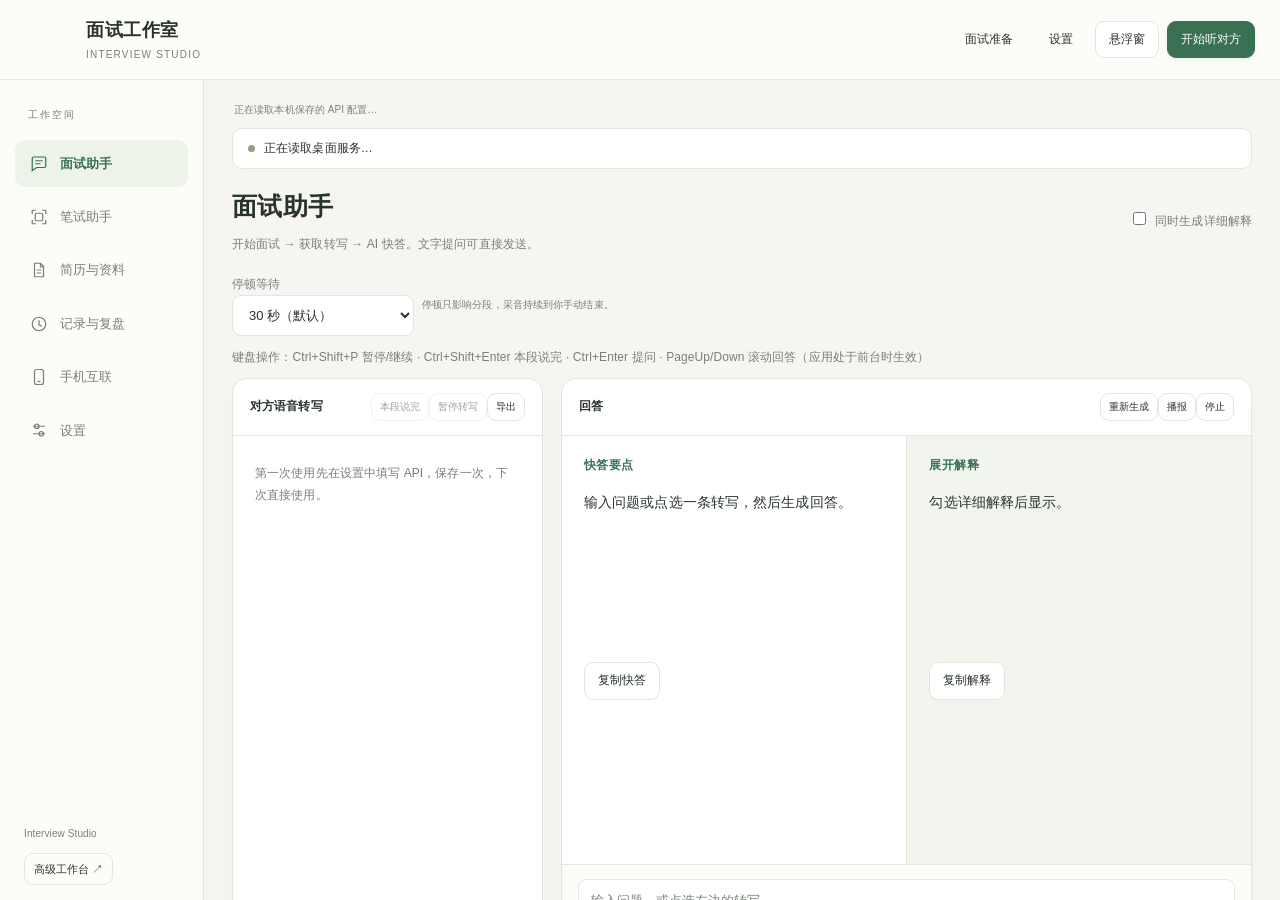
<file: desktop/index.html>
<!doctype html><html lang="zh-CN"><head><meta charset="utf-8"><meta name="viewport" content="width=device-width,initial-scale=1"><meta http-equiv="Content-Security-Policy" content="default-src 'self'; script-src 'self'; style-src 'self'; img-src 'self' data:; connect-src 'none'; object-src 'none'; base-uri 'none'; form-action 'none'"><title>面试工作室</title><link rel="stylesheet" href="studio.css"></head>
<body><header><strong>面试工作室 <span>INTERVIEW STUDIO</span></strong><div class="tools"><button id="prepare" class="quiet">面试准备</button><button id="settings" class="quiet">设置</button><button id="overlay">悬浮窗</button><button id="start" class="primary">开始听对方</button><button id="stop" hidden>结束面试</button></div></header>
<div class="layout"><aside><div class="nav-caption">工作空间</div><nav id="navigation"><button data-view="interview" class="active"><svg viewBox="0 0 24 24" aria-hidden="true"><path d="M5 4h14a2 2 0 0 1 2 2v10a2 2 0 0 1-2 2H9l-6 4V6a2 2 0 0 1 2-2Z"/><path d="M7 9h10M7 13h7"/></svg>面试助手</button><button data-view="written"><svg viewBox="0 0 24 24" aria-hidden="true"><path d="M8 3H3v5M16 3h5v5M21 16v5h-5M8 21H3v-5"/><rect x="7" y="7" width="10" height="10" rx="2"/></svg>笔试助手</button><button data-view="materials"><svg viewBox="0 0 24 24" aria-hidden="true"><path d="M6 3h8l4 4v14H6ZM14 3v5h5M9 12h6M9 16h6"/></svg>简历与资料</button><button data-view="records"><svg viewBox="0 0 24 24" aria-hidden="true"><circle cx="12" cy="12" r="9"/><path d="M12 7v6l4 2"/></svg>记录与复盘</button><button data-view="pair"><svg viewBox="0 0 24 24" aria-hidden="true"><rect x="6" y="2" width="12" height="20" rx="3"/><path d="M10 18h4"/></svg>手机互联</button><button data-view="connect"><svg viewBox="0 0 24 24" aria-hidden="true"><path d="M4 7h16M4 17h16"/><circle cx="9" cy="7" r="3"/><circle cx="15" cy="17" r="3"/></svg>设置</button></nav><div class="aside-foot"><p id="app-version">Interview Studio</p><button id="original">高级工作台 ↗</button></div></aside><main>
<div id="credential-status" role="status">正在读取本机保存的 API 配置…</div><div class="workbench-status"><div id="status" role="status">正在读取桌面服务…</div><button id="capture-permission" hidden>打开录屏权限</button></div><button id="settings-back" hidden>← 返回设置</button>
<section id="work"><p id="preparation-summary"></p><div class="title"><div><h1 id="task-title">面试助手</h1><p id="task-description">开始面试 → 获取转写 → AI 快答。文字提问可直接发送。</p></div><label><input id="dual" type="checkbox"> 同时生成详细解释</label></div>
<div id="transcription-controls" class="row transcription-controls"><label>停顿等待 <select id="transcription-mode"><option value="30000">30 秒（默认）</option><option value="10000">10 秒</option><option value="60000">60 秒</option><option value="manual">手动分段</option></select></label><small id="transcription-hint">停顿只影响分段，采音持续到你手动结束。</small></div>
<p class="keyboard-hint">键盘操作：Ctrl+Shift+P 暂停/继续 · Ctrl+Shift+Enter 本段说完 · Ctrl+Enter 提问 · PageUp/Down 滚动回答（应用处于前台时生效）</p><div id="written-controls" class="row" hidden><button id="import-question-image">导入题目图片</button><button id="paste-question-image">粘贴图片</button><button id="recognize-question">识别题目到输入框</button><label>发送内容 <select id="written-input-mode"><option value="images">图片与文字（需视觉模型）</option><option value="text">仅发送校对后的文字</option></select></label><label>代码语言 <select id="written-language"><option value="auto">按题目要求</option><option>C</option><option>C++</option><option>Python</option></select></label><small>用于练习。本机识别后默认发送文字。含图形、表格或公式版面的题目，请切回图片与文字模式。</small></div><div class="work-grid"><article class="card"><div class="card-head"><b>对方语音转写</b><div><button id="finish-turn" disabled>本段说完</button><button id="pause-transcription" disabled>暂停转写</button><button id="export-transcript">导出</button></div></div><div id="transcripts" class="scroll"><p class="empty">第一次使用先在设置中填写 API，保存一次，下次直接使用。</p></div><div id="partial" class="partial"></div></article>
<article class="card"><div class="card-head"><b id="question-title">回答</b><div><button id="retry-answer">重新生成</button><button id="speak">播报</button><button id="cancel">停止</button></div></div><div id="columns" class="columns scroll"><section><h3>快答要点 <small id="quick-time"></small></h3><pre id="quick">输入问题或点选一条转写，然后生成回答。</pre><button id="copy-quick">复制快答</button></section><section id="deep-column"><h3>展开解释 <small id="deep-time"></small></h3><pre id="deep">勾选详细解释后显示。</pre><button id="copy-deep">复制解释</button></section></div><div id="attachments"></div><details id="answer-sources" hidden><summary>本次提供给模型的资料</summary><p>这是实际发送的背景范围，不代表模型逐条引用或核实。点击可查看当时片段。</p><div id="source-items"></div></details><div class="composer"><textarea id="question" aria-label="问题" placeholder="输入问题，或点选左边的转写…"></textarea><div class="row"><button id="capture">添加选区截图</button><button id="repeat-capture">重用选区截图</button><button id="full-capture">添加全屏截图</button><button id="capture-ask" hidden>截图并提问</button><button id="export-answer">导出</button><span class="grow"></span><button id="ask" class="primary">AI 快答 ⌘/Ctrl ↵</button></div></div></article></div></section>
<section id="other" hidden></section><div id="notice" role="status"></div>
</main></div>
<dialog id="source-dialog" aria-labelledby="source-title"><h2 id="source-title">开始听对方的系统声音</h2><p>会议软件接收到的对方语音 → 选定扬声器或耳机 → 本应用转写。音频设备须与会议软件一致，其他应用在该设备播放的声音也可能被收录。音频会发送到所选语音服务。</p><div class="source-option"><p id="source-check" role="status"></p><button id="source-permission" hidden>打开系统权限</button></div><label><input id="session-mic" type="checkbox"> 额外记录我自己的麦克风（仅需复盘时勾选）</label><label><input id="session-screen" type="checkbox"> 本次需要截图提问</label><p>截图只在你点击截图按钮时进行；图片随提问发送给所选模型。</p><div class="row"><button id="source-cancel">取消</button><button id="source-start" class="primary">确认并开始</button></div></dialog>
<dialog id="document-dialog" aria-labelledby="document-title"><h2 id="document-title">资料原文</h2><p id="document-range"></p><pre id="document-content"></pre><button id="document-close">关闭</button></dialog><script src="renderer.js"></script><script src="keyboard.js"></script></body></html>
</file>
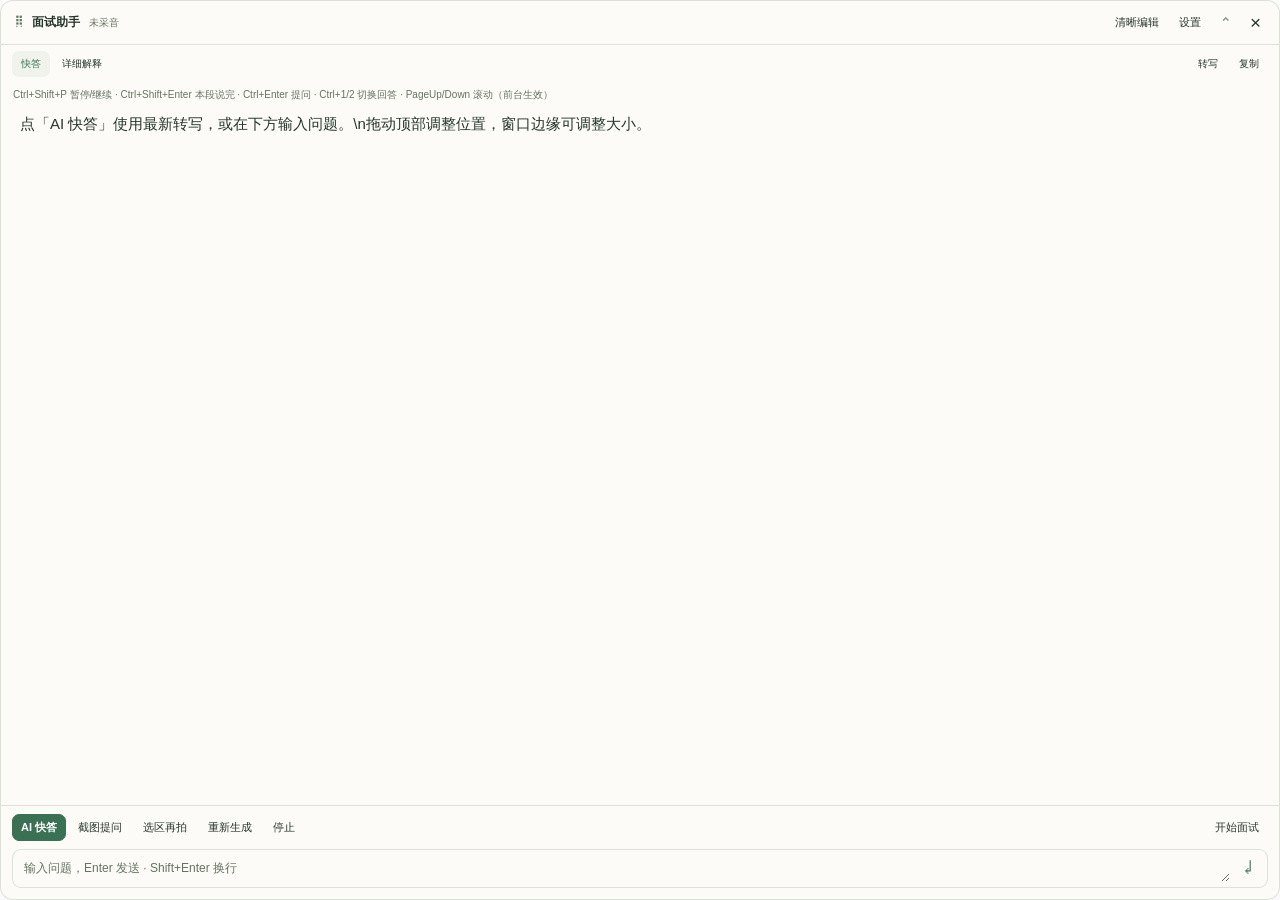
<file: desktop/overlay.html>
<!doctype html><html lang="zh-CN"><head><meta charset="utf-8"><meta name="viewport" content="width=device-width,initial-scale=1"><meta http-equiv="Content-Security-Policy" content="default-src 'self'; script-src 'self'; style-src 'self'; img-src 'self' data:; connect-src 'none'; object-src 'none'; base-uri 'none'; form-action 'none'"><title>面试助手 · 悬浮窗</title><link rel="stylesheet" href="overlay.css"></head><body>
<div id="floating-window"><header><div class="drag-label"><span class="grip" aria-hidden="true">⠿</span><strong>面试助手</strong><span id="session-status">未采音</span></div><div class="window-actions"><button id="readable-editing" aria-pressed="false" title="主动开启清晰显示，结束后恢复保存的不透明度">清晰编辑</button><button id="panel-settings" aria-label="悬浮窗设置" title="悬浮窗设置">设置</button><button id="collapse" aria-label="收起悬浮窗" title="收起 / 展开">⌃</button><button id="close-overlay" aria-label="隐藏悬浮窗" title="隐藏，Ctrl/⌘+Shift+O 恢复">×</button></div></header>
<div id="floating-content"><div class="answer-tabs"><div><button id="quick-tab" class="selected">快答</button><button id="deep-tab">详细解释</button><small id="answer-timing"></small></div><div><button id="show-transcript" aria-expanded="false">转写</button><button id="copy-answer">复制</button></div></div>
<p class="keyboard-hint">Ctrl+Shift+P 暂停/继续 · Ctrl+Shift+Enter 本段说完 · Ctrl+Enter 提问 · Ctrl+1/2 切换回答 · PageUp/Down 滚动（前台生效）</p><section id="transcript-panel" hidden><div id="last-transcript">开始面试后，这里显示对方最新的发言。</div><div id="partial-transcript"></div><button id="finish-turn">本段说完</button><button id="pause-transcription">暂停转写</button><button id="use-transcript">用最新转写提问</button></section>
<main id="answer-scroll"><p id="question-label"></p><pre id="answer-text">点「AI 快答」使用最新转写，或在下方输入问题。\n拖动顶部调整位置，窗口边缘可调整大小。</pre></main>
<div id="attached-images"></div><div id="floating-notice" role="status"></div>
<footer><div class="quick-actions"><button id="quick-answer" class="accent" title="Ctrl/⌘+Shift+A">AI 快答</button><button id="capture-answer" title="Ctrl/⌘+Shift+V">截图提问</button><button id="repeat-capture">选区再拍</button><button id="retry-answer" title="Ctrl/⌘+Shift+R">重新生成</button><button id="stop-answer">停止</button><span class="space"></span><button id="listen">开始面试</button></div><form id="question-form"><textarea id="question-input" rows="1" aria-label="向 AI 提问" placeholder="输入问题，Enter 发送 · Shift+Enter 换行"></textarea><button id="send-question" aria-label="发送问题">↵</button></form></footer></div>
<aside id="settings-panel" hidden><div class="panel-heading"><strong>悬浮窗设置</strong><button id="close-settings" aria-label="关闭悬浮窗设置">×</button></div><div class="presets"><button id="ghost-preset">纯透明淡字</button><button id="clear-preset">清晰阅读</button></div><label>背景不透明度 <output id="background-value">88%</output><input id="background-opacity" type="range" min="0" max="100" value="88" aria-label="背景不透明度"></label><label>整体不透明度 <output id="text-value">100%</output><input id="text-opacity" type="range" min="15" max="100" value="100" aria-label="整体不透明度"></label><label>字号 <output id="font-value">15</output><input id="font-size" type="range" min="12" max="24" value="15" aria-label="悬浮窗字号"></label><div class="options"><label><input id="dual-answer" type="checkbox"> 同时生成详细解释（两次模型请求）</label><button id="click-through">开启鼠标穿透</button><button id="open-main">返回主窗口</button><button id="open-app-settings">API 与语音设置</button></div><p>置顶跟随已开启。拖动顶部、拉动窗口边缘调整大小。背景 0% 时去掉底色、边框和阴影，文字和操作栏保持相同的不透明度。鼠标经过或输入不会自动变亮；需要看清时点「清晰编辑」，结束后恢复。</p><details><summary>快捷键与恢复方式</summary><div id="shortcut-list"></div><p>穿透时按 Ctrl/⌘+Shift+U，或右键托盘选择「恢复鼠标点击」。退出悬浮或重启会关闭穿透。</p></details></aside>
<div id="passthrough-badge" hidden>鼠标穿透中 · Ctrl/⌘+Shift+U 恢复</div></div><script src="overlay.js"></script><script src="keyboard.js"></script></body></html>
</file>
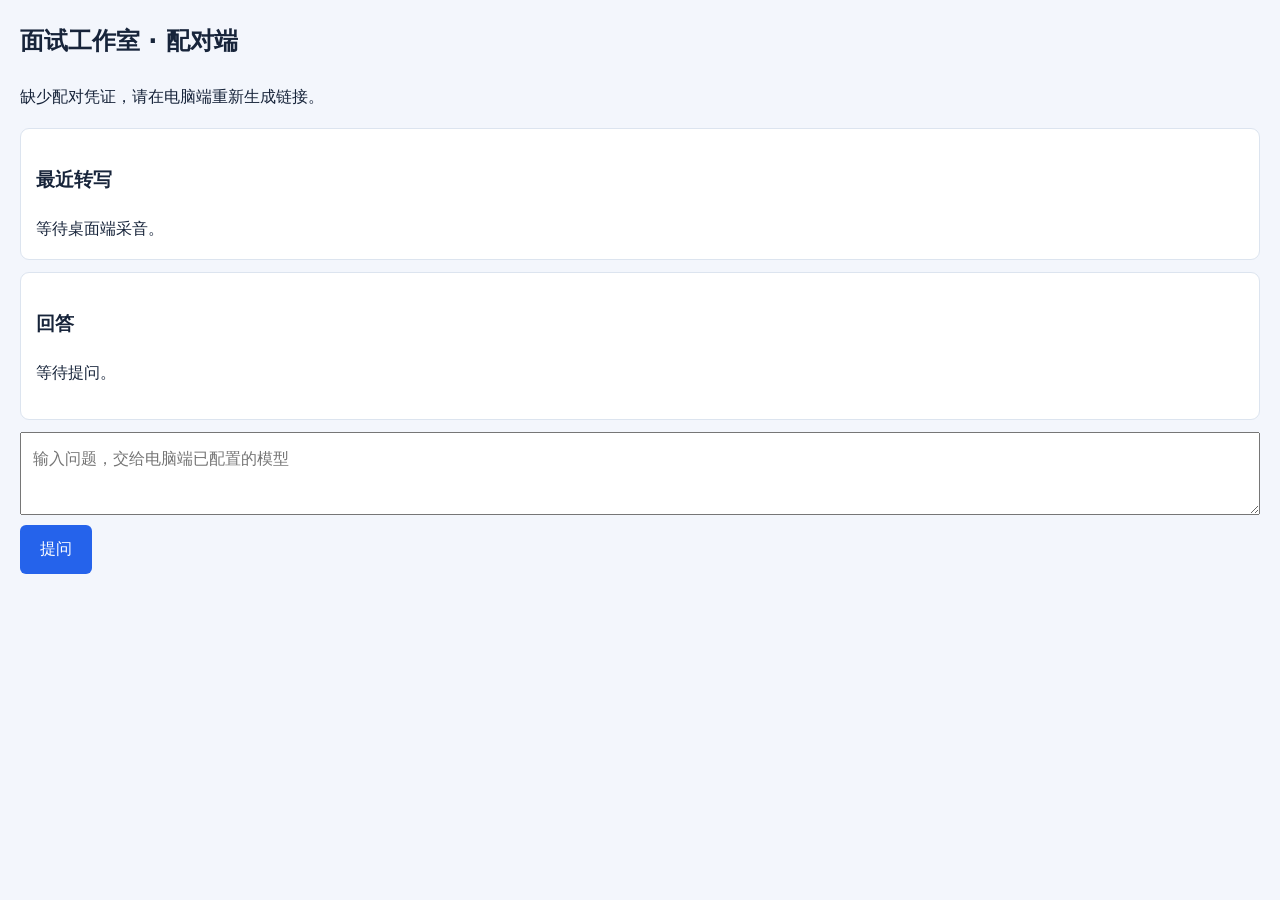
<file: desktop/remote.html>
<!doctype html><html lang="zh-CN"><meta charset="utf-8"><meta name="viewport" content="width=device-width,initial-scale=1"><title>面试工作室 · 配对端</title><style>body{font:16px/1.8 system-ui;margin:20px;background:#f3f6fc;color:#17243a}article{background:white;border:1px solid #dce4ef;padding:15px;margin:12px 0;border-radius:9px}pre{white-space:pre-wrap;font:inherit}textarea{box-sizing:border-box;width:100%;padding:12px;font:inherit}button{padding:10px 20px;font:inherit;background:#2563eb;color:white;border:0;border-radius:6px}</style><h2>面试工作室 · 配对端</h2><p id="status">连接中…</p><article><h3>最近转写</h3><div id="transcript">等待桌面端采音。</div></article><article><h3>回答</h3><pre id="answer">等待提问。</pre></article><textarea id="question" placeholder="输入问题，交给电脑端已配置的模型"></textarea><button id="ask">提问</button><script>
const token = location.hash.slice(1); history.replaceState(null, '', location.pathname);
const rows = new Map(); let ws, current = '', retry = 0, timer, leaving = false;
const status = text => document.getElementById('status').textContent = text;
function show() { document.getElementById('transcript').textContent = [...rows.values()].slice(-10).map(s => (s.speaker === 'user' ? '我：' : '对方：') + s.text).join('\n'); }
function connect() {
 if (!token) { status('缺少配对凭证，请在电脑端重新生成链接。'); return; }
 ws = new WebSocket('ws://' + location.host + '/?token=' + encodeURIComponent(token));
 ws.onopen = () => { retry = 0; status('已连接桌面端 · 同网配对（有效期一小时）'); };
 ws.onclose = () => { if (leaving) return; if (retry >= 5) { status('重连未成功，请在桌面端确认网络或重新配对。'); return; } const delay = Math.min(1000 * 2 ** retry++, 8000); status('连接中断，正在重新连接…'); timer = setTimeout(connect, delay); };
 ws.onerror = () => status('网络连接失败，等待重连…');
 ws.onmessage = event => {
  let d; try { d = JSON.parse(event.data); } catch { return; }
  if (d.kind === 'snapshot') { rows.clear(); for (const s of d.transcripts || []) rows.set(s.segmentId || s.timestamp, s); show(); if (d.generation) { current = d.generation.id; document.getElementById('answer').textContent = d.generation.quick || d.generation.deep || ''; } }
  if (d.kind === 'transcript') { rows.set(d.segment.segmentId, d.segment); show(); }
  if (d.kind === 'started') { current = d.id; document.getElementById('answer').textContent = ''; }
  if (d.kind === 'token' && d.id === current && d.column === 'quick') document.getElementById('answer').textContent += d.text;
  if (d.kind === 'error') status(d.message);
  if (d.kind === 'reset') { rows.clear(); current = ''; show(); document.getElementById('answer').textContent = ''; }
 };
}
connect();
document.getElementById('ask').onclick = () => { const question = document.getElementById('question').value.trim(); if (question && ws?.readyState === 1) ws.send(JSON.stringify({ kind: 'ask', question })); };
window.addEventListener('pagehide', () => { leaving = true; clearTimeout(timer); ws?.close(); });
</script></html>
</file>
<file: desktop/studio.css>
:root{color-scheme:light;--bg:#f6f5f1;--card:#fff;--text:#29332d;--muted:#788078;--line:#e4e7df;--blue:#3a7155;--accent:#3a7155;--soft:#edf3e9;--hover:#f2f5ee;--sidebar:#fcfcf8;--shadow:0 4px 24px #36452c05}
:root[data-theme=dark]{color-scheme:dark;--bg:#1e211f;--card:#292d29;--text:#e9eee6;--muted:#a5afa3;--line:#3c443a;--blue:#a1c9a9;--accent:#a1c9a9;--soft:#354639;--hover:#343d34;--sidebar:#252925;--shadow:none}
*{box-sizing:border-box}body{margin:0;background:var(--bg);color:var(--text);font:14px/1.65 -apple-system,BlinkMacSystemFont,'Segoe UI','PingFang SC','Microsoft YaHei',sans-serif;letter-spacing:.1px}button,input,textarea,select{font:inherit}button,input,textarea,label,select,.tools{-webkit-app-region:no-drag}
header{height:80px;display:flex;align-items:center;justify-content:space-between;gap:16px;padding:15px 25px 15px 86px;background:var(--sidebar);border-bottom:1px solid var(--line);-webkit-app-region:drag}body.platform-win32 header,body.platform-linux header{padding-left:26px}header strong{font-size:18px;font-weight:650;white-space:nowrap;letter-spacing:.6px}header strong>span{display:block;font-size:10px;font-weight:400;color:var(--muted);letter-spacing:1.2px;margin-top:1px}.tools,.row{display:flex;gap:8px;align-items:center}.grow{flex:1}
button{font-size:12px;font-weight:500;border:1px solid var(--line);border-radius:9px;padding:8px 13px;color:var(--text);background:var(--card);cursor:pointer;transition:background .14s,border-color .14s}button:hover{background:var(--hover);border-color:#abbba4}button:disabled{opacity:.45;cursor:not-allowed}button.primary{background:#3a7155;border-color:#3a7155;color:#fff;box-shadow:0 2px 5px #34583814}button.primary:hover{background:#2e6047;border-color:#2e6047}button.quiet{border-color:transparent;background:transparent}button:focus-visible,input:focus-visible,textarea:focus-visible,select:focus-visible{outline:3px solid #91ad8170;outline-offset:3px}
input,textarea,select{width:100%;background:var(--card);color:var(--text);border:1px solid var(--line);border-radius:9px;padding:11px 12px;font-size:13px;line-height:1.5}input::placeholder,textarea::placeholder{color:var(--muted)}input[type=checkbox]{width:auto;accent-color:var(--accent);margin-right:6px}input[type=range]{padding:8px 0;accent-color:var(--accent);cursor:pointer}textarea{min-height:110px;resize:vertical}label{font-size:12px;color:var(--muted)}
.layout{display:grid;grid-template-columns:204px minmax(0,1fr);height:calc(100vh - 80px)}aside{padding:27px 15px 15px;background:var(--sidebar);border-right:1px solid var(--line);display:flex;flex-direction:column}.nav-caption{padding:0 13px 16px;font-size:10px;letter-spacing:2px;color:var(--muted)}nav{display:grid;gap:6px}nav button{display:flex;align-items:center;gap:12px;border:1px solid transparent;background:transparent;color:var(--muted);text-align:left;padding:12px 14px;font-size:13px;border-radius:10px}nav svg{width:18px;height:18px;fill:none;stroke:currentColor;stroke-width:1.65;flex-shrink:0}nav button.active,nav button:hover{background:var(--soft);border-color:transparent;color:var(--accent)}nav button.active{font-weight:650}.aside-foot{margin-top:auto;padding:18px 9px 0;font-size:10px}.aside-foot p{font-size:10px;margin-bottom:9px}.aside-foot button{padding:6px 9px;font-size:11px;background:transparent}
main{min-width:0;padding:22px 28px;overflow:auto}h1,h2,h3,p{margin:0}h1{font-size:25px;font-weight:650;letter-spacing:.3px}h2{font-size:16px;font-weight:650;margin-bottom:7px}h3{font-size:12px;font-weight:650;color:var(--accent);letter-spacing:.5px}p{color:var(--muted);font-size:12px;line-height:1.85}.title{display:flex;align-items:center;justify-content:space-between;gap:16px;margin:12px 0 20px}.title p{margin-top:5px}.title>label{white-space:nowrap}#credential-status{font-size:10px;color:var(--muted);padding:0 2px 9px}#status{border:1px solid var(--line);border-radius:10px;padding:10px 15px;background:var(--card);font-size:12px;white-space:pre-wrap}#status::before{content:'';display:inline-block;width:7px;height:7px;border-radius:50%;background:#91a18a;margin-right:9px}#status[data-active=true]::before{background:#4f9b6a}#preparation-summary{font-size:10px;color:var(--accent);margin-top:17px;letter-spacing:.4px}
.work-grid{display:grid;grid-template-columns:minmax(220px,.72fr) minmax(0,1.6fr);gap:18px;height:calc(100vh - 265px);min-height:420px}.card{background:var(--card);border:1px solid var(--line);border-radius:15px;display:flex;flex-direction:column;min-width:0;overflow:hidden;box-shadow:var(--shadow)}.card-head{padding:14px 17px;border-bottom:1px solid var(--line);display:flex;justify-content:space-between;align-items:center;gap:8px}.card-head b{font-size:12px;font-weight:600}.card-head button{font-size:10px;padding:5px 8px;background:transparent}.scroll{overflow:auto;flex:1}.empty{padding:26px 22px;color:var(--muted);font-size:12px}.columns{display:grid;grid-template-columns:1fr 1fr}.columns.single{grid-template-columns:1fr}.columns section{padding:20px 22px;min-width:0}.columns section+section{border-left:1px solid var(--line);background:var(--hover)}pre{font:14px/1.95 -apple-system,BlinkMacSystemFont,'Segoe UI','PingFang SC','Microsoft YaHei',sans-serif;white-space:pre-wrap;overflow-wrap:anywhere;min-height:160px;margin:13px 0}small{color:var(--muted);font-size:10px;font-weight:400}.composer{padding:14px 16px;border-top:1px solid var(--line);background:var(--sidebar)}.composer textarea{height:70px;min-height:55px;font-size:13px;resize:vertical;background:var(--card)}.composer .row{margin-top:9px;flex-wrap:wrap}.composer button{padding:6px 10px;font-size:11px}.turn{padding:16px 18px;border-bottom:1px solid var(--line)}.turn b{font-size:10px;color:var(--muted);font-weight:500}.turn p{font-size:14px;line-height:1.85;margin:7px 0;color:var(--text)}.turn button{font-size:10px;padding:3px 7px}.partial{padding:9px 16px;font-size:12px;background:var(--hover);min-height:38px;white-space:pre-wrap}
.box{padding:24px;background:var(--card);border:1px solid var(--line);border-radius:14px;margin:18px 0;box-shadow:var(--shadow)}.box textarea,.box input,.box select{margin:8px 0}.box label{display:block;margin-top:14px}.box .row{margin-top:14px;flex-wrap:wrap}.box input[type=password]{font-family:ui-monospace,monospace}.entry{padding:15px 0;border-top:1px solid var(--line);display:flex;align-items:center;gap:10px}.entry .grow{min-width:0}.entry b{font-size:13px;overflow-wrap:anywhere}.data-grid{display:grid;grid-template-columns:1fr 1fr;gap:18px}.data-grid .box{margin:0}.data-grid label{margin-top:0}.badges{display:flex;gap:7px;flex-wrap:wrap}.badges span{background:var(--soft);color:var(--accent);padding:5px 9px;border-radius:7px;font-size:10px}.log{white-space:pre-wrap;font:12px/1.8 ui-monospace,monospace}.key{font-family:monospace}.warning,#notice{color:#9b652f!important}#notice{padding:10px 0;font-size:12px;min-height:30px;white-space:pre-wrap}#attachments{display:flex;gap:9px;padding:0 14px}#attachments figure{margin:8px 0;font-size:10px;color:var(--muted)}#attachments img{width:85px;height:55px;object-fit:contain}
details summary{cursor:pointer;font-weight:600;font-size:15px;list-style-position:inside}details[open]>summary{margin-bottom:14px}.box details{margin-top:15px;padding:12px 0 0;border-top:1px solid var(--line)}.box details summary{font-size:11px;color:var(--muted)}.settings-links{display:grid;grid-template-columns:1fr 1fr;gap:10px;margin-top:14px}#settings-back{margin-top:14px}.settings-head{display:flex;justify-content:space-between;align-items:flex-start;gap:20px;margin:8px 0 20px}.settings-head p{margin-top:5px}.step-label{font-size:10px;font-weight:600;letter-spacing:1px;color:var(--accent);margin-bottom:11px}.setup-grid{display:grid;grid-template-columns:1fr 1fr;gap:18px;align-items:start}.setup-grid>.box{margin:0}.setup-tip{padding:12px 14px;border-radius:9px;background:var(--soft);color:var(--accent);font-size:11px;line-height:1.9;margin:12px 0}.provider-note{margin:10px 0 6px;padding:13px 14px;background:var(--hover);border-radius:9px;font-size:11px;color:var(--muted);line-height:1.9}.provider-note strong{color:var(--text)}.provider-reference{font-size:10px;color:var(--muted);margin-top:8px}.appearance-grid{display:grid;grid-template-columns:1fr 1.4fr;gap:30px;align-items:start}.appearance-grid label{margin-top:0}.range-head{display:flex;justify-content:space-between}.range-head output{font-size:12px;font-weight:650;color:var(--accent)}.opacity-sample{margin-top:8px;padding:15px;background:repeating-linear-gradient(45deg,var(--soft),var(--soft) 10px,var(--bg) 10px,var(--bg) 20px);border:1px solid var(--line);border-radius:10px}.opacity-sample span{display:block;padding:12px;border-radius:8px;color:var(--text);font-size:12px;background:var(--card)}
dialog{color:var(--text);background:var(--card);border:1px solid var(--line);border-radius:17px;padding:30px;max-width:480px;width:calc(100vw - 40px);box-shadow:0 22px 80px #27312335}dialog::backdrop{background:#17221977}dialog label{display:block;margin:18px 0;font-size:14px}dialog .row{justify-content:flex-end;margin-top:23px}.source-option{border:1px solid var(--line);border-radius:10px;padding:15px;margin:18px 0}#capture-ask{color:var(--accent);border-color:var(--accent)}#answer-sources{padding:9px 16px;border-top:1px solid var(--line);font-size:11px}#answer-sources summary{font-size:11px}#source-items{display:flex;gap:5px;flex-wrap:wrap;max-height:90px;overflow:auto}#source-items button{font-size:10px;padding:4px 7px}#document-dialog{max-width:850px}#document-content{max-height:60vh;overflow:auto;min-height:80px;font-size:13px}[hidden]{display:none!important}
@media(max-width:1100px){header strong>span{display:none}.layout{grid-template-columns:175px minmax(0,1fr)}main{padding:20px}.columns{grid-template-columns:1fr}.columns section+section{border-left:0;border-top:1px solid var(--line)}.setup-grid{grid-template-columns:1fr}.work-grid{gap:12px;grid-template-columns:minmax(210px,.7fr) minmax(0,1.3fr)}.data-grid{grid-template-columns:1fr}.card-head{flex-wrap:wrap}}
@media(max-width:800px){header{padding-right:14px;gap:8px}header strong{font-size:15px}.tools{gap:3px}.tools button{padding:7px 8px;font-size:11px}.layout{grid-template-columns:140px minmax(0,1fr)}aside{padding:20px 8px}nav button{padding:10px 8px;gap:8px;font-size:12px}.work-grid{grid-template-columns:1fr;height:auto;min-height:0}.card:first-child{min-height:220px;max-height:330px}.card:nth-child(2){min-height:430px}.title{flex-wrap:wrap}.appearance-grid{grid-template-columns:1fr;gap:15px}.entry{flex-wrap:wrap}}
@media(prefers-reduced-motion:reduce){*{animation:none!important;transition:none!important}}

.workbench-status { display: flex; flex-wrap: wrap; align-items: stretch; gap: 8px; }
.workbench-status #status { flex: 1 1 280px; }
.workbench-status #capture-permission { color: var(--accent); font-weight: 650; }
.capture-settings-row { display: flex; flex-wrap: wrap; align-items: center; justify-content: space-between; gap: 12px; margin: 16px 0; padding: 16px 20px; border: 1px solid var(--line); border-radius: 14px; background: var(--soft); }
.capture-settings-row h2 { margin-bottom: 2px; }
.connection-result { min-height: 22px; margin-top: 8px; }
.connection-result:empty { display: none; }
.connection-facts { display: grid; grid-template-columns: repeat(auto-fit, minmax(120px, 1fr)); gap: 12px; }
.connection-facts div { min-width: 0; border-left: 2px solid var(--line); padding-left: 10px; }
.connection-facts dt { color: var(--muted); font-size: 12px; }
.connection-facts dd { margin: 2px 0 0; overflow-wrap: anywhere; }
#source-check { color: var(--text); margin-bottom: 6px; }

.transcription-controls { margin-bottom: 12px; flex-wrap: wrap; }
#written-controls { margin-bottom:16px; flex-wrap:wrap; }
.written-workspace .work-grid { grid-template-columns:1fr; }
.written-workspace .work-grid > .card:first-child { display:none; }
[hidden] { display:none !important; }
.keyboard-hint{font-size:12px;line-height:1.5;color:var(--muted);margin:4px 0 12px}
</file>
<file: desktop/overlay.css>
:root{color-scheme:light;--panel-rgb:252,251,247;--ink:#26352b;--muted:#657360;--accent:#3a7155;--background-alpha:.88;--ui-alpha:1;--answer-size:15px;--control:#eff3eb;--line:#b8c3b377}*{box-sizing:border-box}html,body{margin:0;width:100%;height:100%;overflow:hidden;background:transparent;font-family:-apple-system,BlinkMacSystemFont,'Segoe UI','PingFang SC','Microsoft YaHei',sans-serif;color:var(--ink)}:root[data-theme=dark]{color-scheme:dark;--panel-rgb:35,37,35;--ink:#eff4ec;--muted:#b3c1ae;--accent:#a7c9ab;--control:#394238;--line:#75836e66}button,input,textarea,summary{-webkit-app-region:no-drag}button{font:inherit;cursor:pointer;color:inherit;background:transparent;border:1px solid transparent;border-radius:7px;padding:5px 8px;font-size:11px;white-space:nowrap}button:hover{background:var(--control);border-color:var(--line)}button:disabled{opacity:.4;cursor:not-allowed}button:focus-visible,input:focus-visible,textarea:focus-visible{outline:2px solid var(--accent);outline-offset:2px}#floating-window{position:relative;opacity:var(--ui-alpha);height:100%;display:flex;flex-direction:column;border:1px solid var(--line);border-radius:13px;background:rgba(var(--panel-rgb),var(--background-alpha));overflow:hidden;box-shadow:0 8px 28px #1823160d}#floating-window[data-ghost=true]{border-color:transparent;box-shadow:none}header{height:44px;min-height:44px;padding:5px 9px 5px 13px;display:flex;justify-content:space-between;align-items:center;gap:8px;-webkit-app-region:drag;border-bottom:1px solid var(--line)}.drag-label{display:flex;align-items:center;gap:9px;font-size:12px;min-width:0}.drag-label strong{font-size:12px;font-weight:600}.grip{color:var(--muted);font-size:18px}#session-status{color:var(--muted);font-size:10px;white-space:nowrap}.window-actions{display:flex;align-items:center;gap:2px}.window-actions button:last-child{font-size:19px;padding:1px 8px}#collapse{font-size:17px;padding:1px 8px}#floating-content{display:flex;flex-direction:column;flex:1;min-height:0}.answer-tabs{display:flex;align-items:center;justify-content:space-between;gap:8px;padding:6px 11px}.answer-tabs>div{display:flex;align-items:center;gap:3px}.answer-tabs button{font-size:10px}.answer-tabs .selected{background:var(--control);color:var(--accent)}#answer-timing{font-size:9px;color:var(--muted);margin-left:5px}#transcript-panel{margin:0 12px 6px;padding:9px 11px;border:1px solid var(--line);border-radius:8px;font-size:12px;color:var(--muted);max-height:135px;overflow:auto}#last-transcript,#partial-transcript{white-space:pre-wrap}#partial-transcript{margin-top:4px;font-size:11px}#use-transcript{padding:4px 0;font-size:10px;color:var(--accent)}#answer-scroll{overflow:auto;flex:1;min-height:40px;padding:4px 19px 15px;scrollbar-width:thin}#question-label{font-size:11px;color:var(--muted);margin:5px 0 12px;white-space:pre-wrap}#question-label:empty{display:none}#answer-text{font:var(--answer-size)/1.85 -apple-system,BlinkMacSystemFont,'Segoe UI','PingFang SC','Microsoft YaHei',sans-serif;white-space:pre-wrap;overflow-wrap:anywhere;margin:0;user-select:text}footer{padding:8px 11px 11px;border-top:1px solid var(--line)}.quick-actions{display:flex;align-items:center;gap:3px;flex-wrap:wrap;margin-bottom:8px}.quick-actions .accent{background:var(--accent);color:#fff;border-color:var(--accent);font-weight:600}:root[data-theme=dark] .quick-actions .accent{background:#3a7155;border-color:#3a7155}.space{flex:1}#question-form{display:flex;align-items:flex-end;gap:6px;padding:5px 6px 5px 11px;border:1px solid var(--line);border-radius:9px;background:rgba(var(--panel-rgb),.3)}#question-input{width:100%;min-height:27px;max-height:80px;height:27px;resize:vertical;padding:3px 0;font-family:inherit;font-size:12px;line-height:1.7;color:inherit;background:transparent;border:0;outline:0}#question-input::placeholder{color:var(--muted)}#send-question{font-size:18px;padding:0 7px;color:var(--accent)}#floating-notice{padding:0 13px;font-size:11px;line-height:1.7;color:var(--muted);max-height:65px;overflow:auto;white-space:pre-wrap}#floating-notice:empty{display:none}#attached-images{display:flex;gap:5px;padding:0 13px}#attached-images img{width:48px;height:34px;object-fit:contain;border:1px solid var(--line);border-radius:4px}#attached-images button{font-size:10px;padding:2px 4px}
/* One group alpha keeps text and controls equally faint; hover/focus never reveal bars. */
#floating-window.is-editing{opacity:1}
#floating-window[data-ghost=true] header,#floating-window[data-ghost=true] .answer-tabs,#floating-window[data-ghost=true] footer,#floating-window[data-ghost=true] #question-form,#floating-window[data-ghost=true] #transcript-panel{background:transparent;border-color:transparent;box-shadow:none}
#floating-window[data-ghost=true] button,#floating-window[data-ghost=true] button:hover,#floating-window[data-ghost=true] .answer-tabs .selected,#floating-window[data-ghost=true] .quick-actions .accent,#floating-window[data-ghost=true] #passthrough-badge{background:transparent;border-color:transparent;box-shadow:none}
#floating-window[data-ghost=true] .quick-actions .accent{color:var(--accent)}
#floating-window[data-ghost=true] :focus-visible{outline:1px dotted var(--accent);outline-offset:2px}
#settings-panel{position:absolute;top:43px;right:7px;bottom:7px;width:min(340px,calc(100vw - 16px));padding:15px 17px;overflow:auto;border:1px solid var(--line);border-radius:11px;background:rgba(var(--panel-rgb),.98);box-shadow:0 12px 50px #0002;z-index:10;font-size:12px}.panel-heading{display:flex;align-items:center;justify-content:space-between;font-size:13px}.panel-heading button{font-size:19px}.presets{display:flex;gap:7px;margin:10px 0 17px}.presets button{border-color:var(--line);background:var(--control)}#settings-panel>label{display:block;color:var(--muted);font-size:11px;margin-top:10px}output{float:right;font-size:11px;color:var(--accent)}input[type=range]{display:block;width:100%;margin:8px 0;accent-color:var(--accent)}.options{display:flex;flex-direction:column;align-items:stretch;gap:7px;margin-top:16px}.options label{font-size:11px}input[type=checkbox]{accent-color:var(--accent)}.options button{text-align:left;border-color:var(--line)}#settings-panel p{font-size:10px;color:var(--muted);line-height:1.8;margin:12px 0 0}details{margin-top:13px;border-top:1px solid var(--line);padding-top:10px}summary{cursor:pointer;font-size:11px}#shortcut-list{font-size:10px;line-height:1.9;margin-top:8px;color:var(--muted)}#shortcut-list .conflict{color:#b25b37}#passthrough-badge{position:absolute;right:10px;bottom:8px;font-size:10px;color:var(--muted);background:rgba(var(--panel-rgb),.35);padding:4px 7px;border-radius:6px;pointer-events:none}#floating-window.is-collapsed #floating-content,#floating-window.is-collapsed #settings-panel{display:none}#floating-window.is-collapsed #passthrough-badge{bottom:4px;right:140px;font-size:8px;padding:1px 4px}[hidden]{display:none!important}@media(prefers-reduced-motion:reduce){*{transition:none!important}}
.keyboard-hint{font-size:10px;line-height:1.5;color:var(--muted);margin:4px 12px;flex-shrink:0}
</file>
